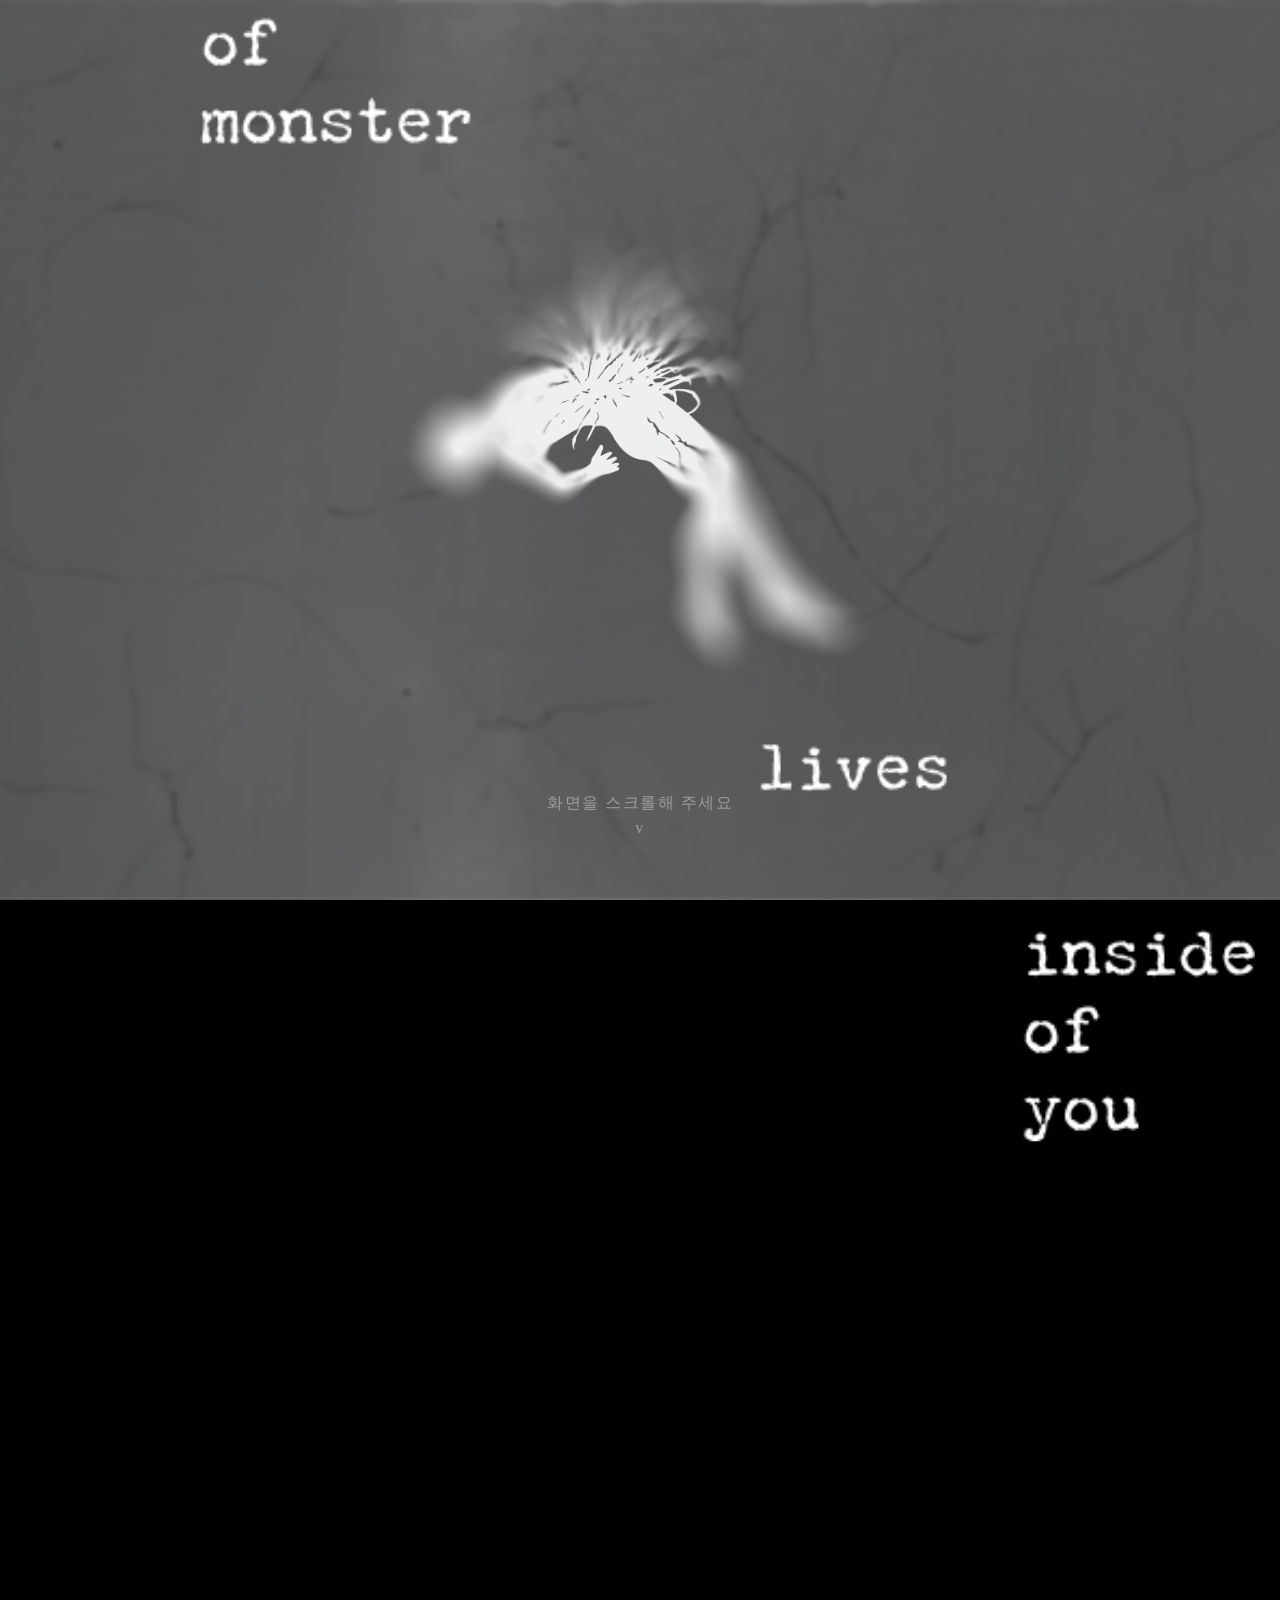
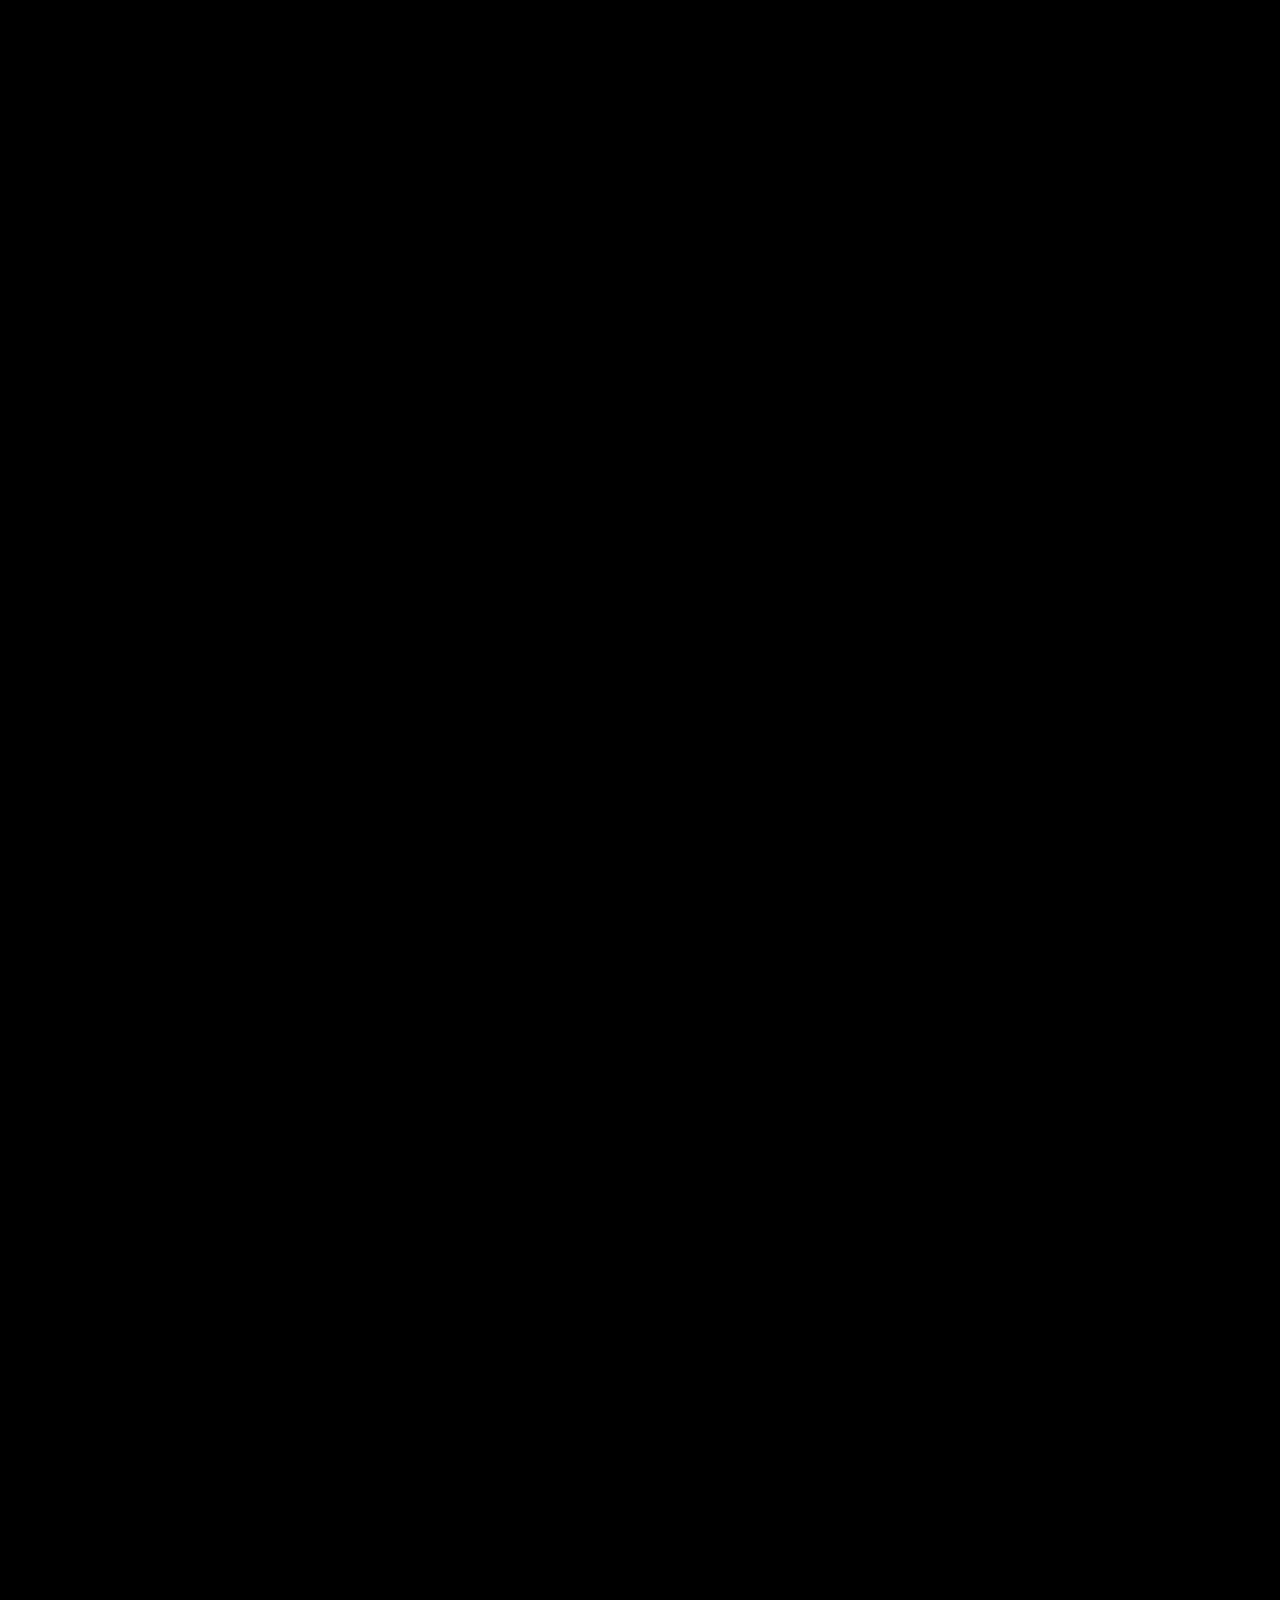
<file: index.html>
<!DOCTYPE html>
<html lang="ko">    
<head>
    <meta charset="UTF-8">
    <meta name="viewport" content="width=device-width, initial-scale=1.0">
    <title>HATRED MONSTER TEST</title>
    <link rel="stylesheet" href="myStyle1.css">
    <script src="myScript1.js" defer></script>
</head>

<body>
  <!-- 메인 이미지 섹션 -->
   <div id="main">
      <section class="main-visual">
        <!-- 1~3단계 이미지가 들어있는 기존 박스 -->
        <div class="image-wrapper">
          <div id="group-first" class="scene-group">
            <img src="source/main_img_first.png" class="person-img" alt="메인 사람 이미지 1">
            <img src="source/hatred_monster_test.png" class="text-img text-first" alt="타이틀 텍스트">
          </div>

          <div id="group-second" class="scene-group">
            <img src="source/main_img_second.png" class="person-img" alt="메인 사람 이미지 2">
            
            <!-- 🚨 picture 태그를 이용해 화면 크기별로 다른 이미지를 불러옵니다 -->
            <picture>
              <!-- 모바일(768px 이하)일 때 불러올 이미지 -->
              <source media="(max-width: 768px)" srcset="source/main_wkli_m.png">
              <!-- PC 기본 이미지 (위 조건에 안 맞으면 기존 이미지가 출력됨) -->
              <img src="source/main_wkli.png" class="text-img text-second" alt="두 번째 타이틀 텍스트">
            </picture>
          </div>

          <div id="group-third" class="scene-group">
            <img src="source/main_img_third.png" class="person-img-third" alt="메인 사람 이미지 3">
          </div>
        </div>

        <!-- 🚨 4단계 화면 그룹을 이미지 밖(main-visual 바로 아래)으로 이동! -->
        <div id="group-fourth" class="scene-group">
          <!-- 🚨 4단계 화면 그룹 내부의 텍스트 부분만 이렇게 수정해! -->
          <div class="intro-content">
            <h2>혐오 괴물 진단 테스트</h2>
            <p>
              오늘날 현대 사회에서 혐오는 일상 깊숙이 스며들어 있습니다.<br>
              모르는 사이에 누군가에게 상처가 되는 말과 행동을 <br class="m-br">남기고 있었을지도 모릅니다.<br>
              지금 당신의 안에서 어떤 혐오 괴물이 <br class="m-br">자라나고 있는지 확인해 보세요.
            </p>
            <button id="start-btn" onclick="location.href='test.html'">START</button>
          </div>
        </div>

        <div class="scroll-indicator">
          화면을 스크롤해 주세요
          <p class="scroll-arrow">v</p>
        </div>

      </section>
   </div>

   <!-- 스크롤을 내릴 수 있도록 가상의 빈 공간 -->
   <div class="scroll-space"></div>
</body>
</html>
</file>
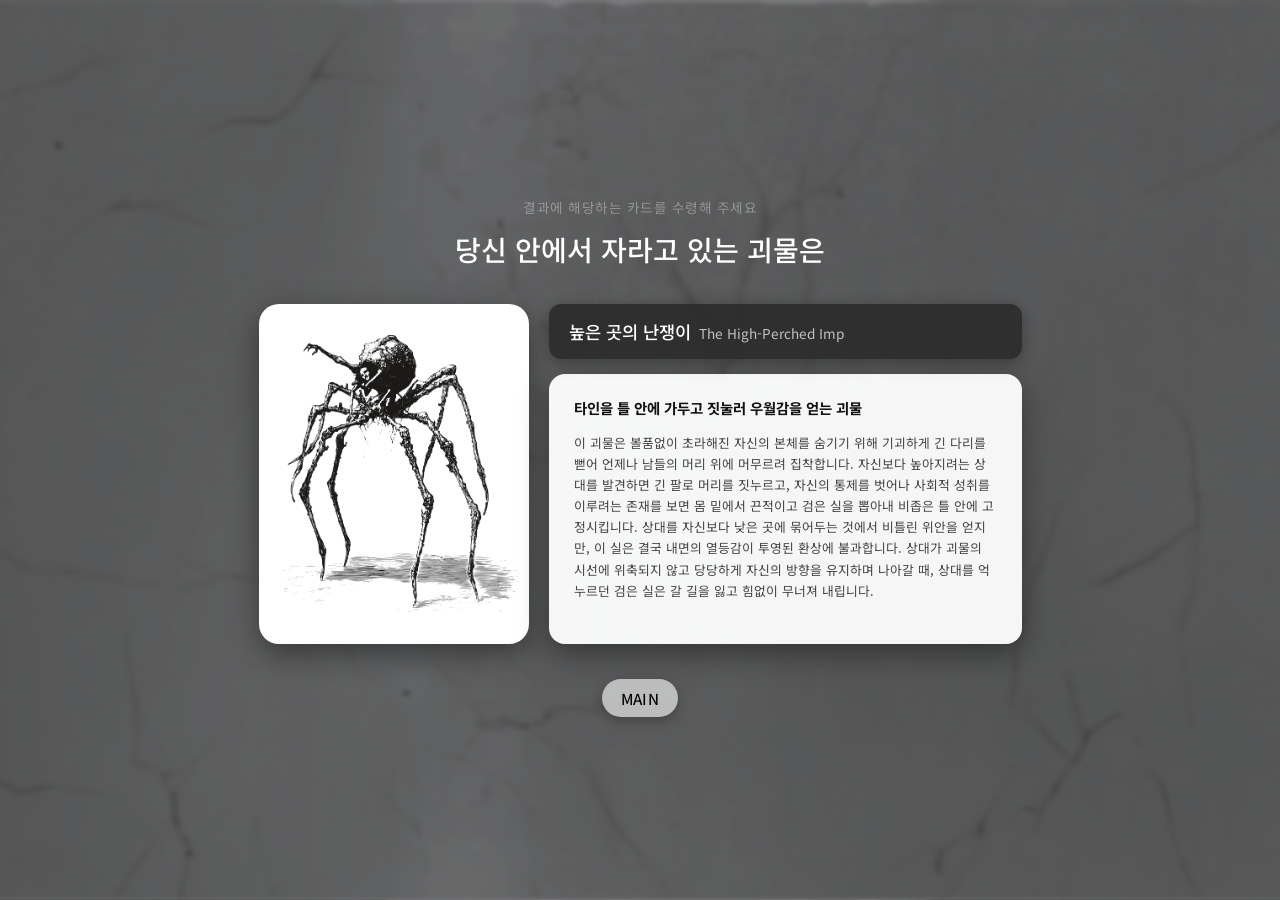
<file: result.html>
<!DOCTYPE html>
<html lang="ko">
<head>
    <meta charset="UTF-8">
    <meta name="viewport" content="width=device-width, initial-scale=1.0">
    <title>HATRED MONSTER RESULT</title>
    <link rel="stylesheet" href="result.css">
    <!-- 🚨 결과 데이터를 바꿔치기 할 자바스크립트 파일 연결 -->
    <script src="result.js" defer></script>
</head>
<body>
    <div class="result-container">
        <!-- 상단 안내 텍스트 -->
        <div class="result-top-text">
            <p class="sub-desc">결과에 해당하는 카드를 수령해 주세요</p>
            <h1 class="main-title">당신 안에서 자라고 있는 괴물은</h1>
        </div>

        <!-- 메인 콘텐츠 카드 영역 (좌측 이미지 + 우측 정보) -->
        <div class="result-content-card">
            <!-- 좌측 괴물 이미지 칸 -->
            <div class="monster-img-box">
                <!-- 🚨 id="monster-img" 추가 -->
                <img id="monster-img" src="" alt="괴물 이미지">
            </div>

            <!-- 우측 정보 칸 (이름 + 설명) -->
            <div class="monster-info-box">
                <!-- 괴물 이름 칸 (한글 + 영문) -->
                <div class="monster-name-card">
                    <!-- 🚨 id 추가 -->
                    <span id="monster-name-kr" class="korean-name"></span>
                    <span id="monster-name-en" class="english-name"></span>
                </div>

                <!-- 괴물 설명 칸 -->
                <div class="monster-desc-card">
                    <!-- 🚨 id 추가 -->
                    <h3 id="monster-subtitle"></h3>
                    <p id="monster-desc"></p>
                </div>
            </div>
        </div>

        <!-- 하단 메인 화면으로 돌아가는 버튼 -->
        <div class="nav-area">
            <button id="main-btn" onclick="location.href='index.html'">MAIN</button>
        </div>
    </div>
</body>
</html>
</file>
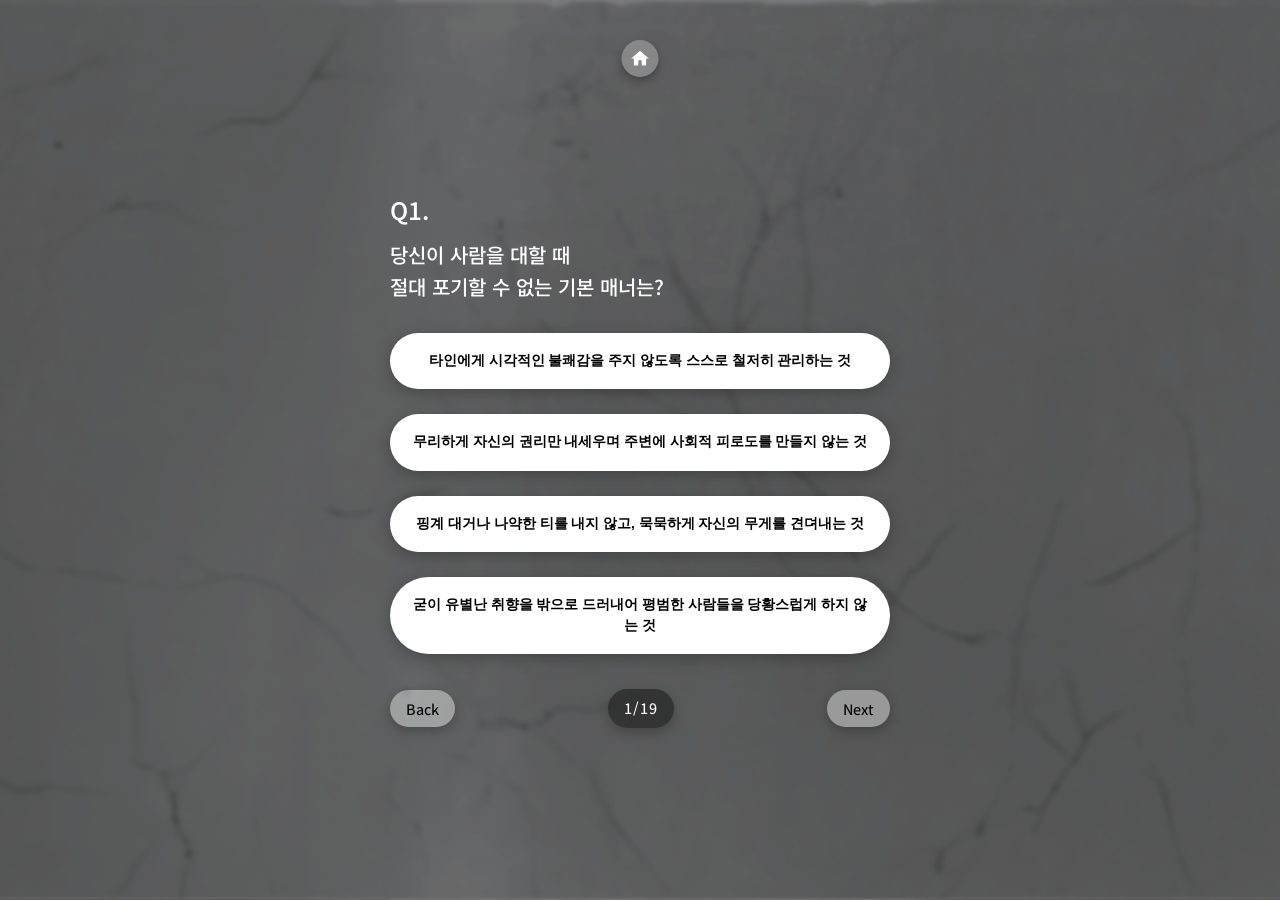
<file: test.html>
<!DOCTYPE html>
<html lang="ko">
<head>
    <meta charset="UTF-8">
    <meta name="viewport" content="width=device-width, initial-scale=1.0">
    <title>HATRED MONSTER TEST</title>
    <link rel="stylesheet" href="test.css">
    <script src="test.js" defer></script>
</head>
<body>
    <div id="custom-alert">답변을 선택해주세요</div>
    <div class="test-container">
        <!-- 홈 버튼 -->
        <div class="home-btn" onclick="location.href='index.html'">
            <svg viewBox="0 0 24 24"><path d="M10 20v-6h4v6h5v-8h3L12 3 2 12h3v8z"/></svg>
        </div>

        <!-- 질문 내용 -->
        <div id="question-area">
            <h2 id="q-title">Q1.</h2>
            <p id="q-text">당신이 사람을 대할 때 절대 포기할 수 없는 기본 매너는?</p>
        </div>

        <!-- 답변 버튼들 (자바스크립트가 개수에 맞춰 채워넣으므로 비워둡니다) -->
        <div id="answer-area"></div>

        <!-- 하단 내비게이션 -->
        <div class="nav-area">
            <button id="back-btn">Back</button>
            <div id="progress">1/19</div>
            <button id="next-btn">Next</button>
        </div>
    </div>
</body>
</html>
</file>
<file: myStyle1.css>
@import url('https://fonts.googleapis.com/css2?family=Noto+Sans+KR:wght@100;300;400;500;700;900&family=Story+Script&display=swap');

/* 웹사이트 전체 글자 드래그 및 이미지 드래그 방지 */
* {
    -webkit-user-select: none; /* Safari, Chrome */
    -moz-user-select: none;    /* Firefox */
    -ms-user-select: none;     /* IE 10+ */
    user-select: none;         /* 기본 속성 */
    -webkit-user-drag: none;   /* 이미지 드래그 방지 */
}

/* 페이지 전체 기본 설정 */
* {
  margin: 0;
  padding: 0;
  box-sizing: border-box;
}

/* 스크롤바 숨김 및 텍스트 선택 방지 */
html, body {
  background-color: #000;
  color: #fff;
  -webkit-user-select: none;
  -moz-user-select: none;
  -ms-user-select: none;
  user-select: none;
  
  -ms-overflow-style: none; 
  scrollbar-width: none; 
}

::-webkit-scrollbar {
  display: none;
}

/* 4단계 스크롤 공간 확보 (400vh) */
.scroll-space {
  height: 400vh;
}

/* 메인 비주얼 섹션 (화면에 고정) */
.main-visual {
  position: fixed; 
  top: 0;
  left: 0;
  width: 100%;
  height: 100vh;
  background-image: url('source/bg.png');
  background-size: cover;
  background-position: center;
  background-repeat: no-repeat;
  
  display: flex;
  justify-content: center;
  align-items: center;
}

/* 1. 이미지를 묶어주는 부모 컨테이너 */
.image-wrapper {
  position: relative;
  display: inline-block;
}

/* ------------------------------------------------ */
/* 2. 화면 그룹 공통 설정 및 스텝 애니메이션 */
#group-first {
  opacity: 0;
  transition: opacity 1.5s ease-in-out;
  position: relative; 
}

#group-second {
  opacity: 0;
  transition: opacity 2s ease-in-out; 
  position: absolute;
  top: 0; left: 0;
  width: 100%; height: 100%; 
}

#group-third {
  opacity: 0;
  transition: opacity 2s ease-in-out; 
  position: absolute;
  top: 0; left: 0;
  width: 100%; height: 100%; 
}

/* 🚨 4단계 화면 그룹 설정 */
#group-fourth {
  opacity: 0;
  transition: opacity 1.2s ease-in-out;
  position: absolute;
  top: 0; left: 0;
  width: 100%; height: 100%; 
  z-index: 10; /* 이미지들보다 위쪽에 오도록 설정 */
}

/* 각 그룹이 '나타날 때'의 대기 시간 설정 */
body[data-step="1"] #group-first {
  opacity: 1;
  transition-delay: 0s; 
}

body[data-step="2"] #group-second {
  opacity: 1;
  transition-delay: 1s; 
}

/* 🚨 3단계일 때 투명도가 미리 적용되지 않고 선명하게(1) 유지되도록 강제 고정 */
body[data-step="3"] #group-third {
  opacity: 1 !important; 
  transition-delay: 2s; 
}

/* 🚨 4단계 진입 시: 3단계 이미지에 투명도(0.35)를 주어 차분하게 만들고 텍스트 등장 */
body[data-step="4"] #group-third {
  opacity: 0.2; 
  transition: opacity 1.5s ease-in-out;
}

body[data-step="4"] #group-fourth {
  opacity: 1;
  transition-delay: 0.8s; /* 이미지가 어두워질 때쯤 텍스트가 스르르 나타남 */
}
/* ------------------------------------------------ */

/* 3. 공통 사람 이미지 설정 (기존 유지) */
.person-img {
  display: block;
  height: 50vh; 
  max-height: 540px; 
}

/* 3-1. 세 번째 사람 이미지 단독 설정 (기존 유지) */
.person-img-third {
  position: absolute;
  top: 50%;
  left: 50%;
  transform: translate(calc(-50% - 20px), -50%);
  height: 100%; 
}

/* 4. 공통 텍스트 이미지 설정 */
.text-img {
  position: absolute;
  top: 50%;
  left: 50%;
  transform: translate(-50%, -50%); 
}

/* 5. 텍스트 크기 개별 설정 */
.text-first { width: 110%; }
.text-second { width: 260%; } 

/* ------------------------------------------------ */
/* 🚨 4단계 안내 문구 및 START 버튼 디자인 */
.intro-content {
  position: absolute;
  top: 50%;
  left: 50%;
  transform: translate(-50%, -50%);
  text-align: center;
  width: 100%;
  max-width: 800px; /* 문장이 자연스럽게 떨어지도록 넉넉하게 가로 폭 지정 */
  padding: 0 20px;
}

.intro-content h2 {
  font-size: 1.3rem;
  font-weight: 600; /* 👈 [제목 굵기 변경] 300(얇게) ~ 700(두껍게) 중 원하시는 숫자로 변경하세요 */
  margin-bottom: 1rem;
  letter-spacing: 1px;
}

.intro-content p {
  font-size: 0.95rem;
  font-weight: 500; /* 👈 [설명글 굵기 변경] 300(얇게) ~ 500(조금 더 진하게) 중 원하시는 숫자로 변경하세요 */
  line-height: 1.8;
  margin-bottom: 2rem;
  color: #d1d1d1;
}

#start-btn {
  padding: 8px 16px;
  background-color: #fff;
  color: #000;
  border: none;
  border-radius: 30px;
  font-size: 0.9rem;
  font-weight: 500; /* 👈 [버튼 글씨 굵기] */
  letter-spacing: 0.5px;
  cursor: pointer;
  transition: all 0.3s ease;
  font-family: 'Noto Sans KR', sans-serif;
  box-shadow: 0 4px 12px rgba(0, 0, 0, 0.25);
}

#start-btn:hover {
  background-color: #e0e0e0;
  transform: scale(1.05);
}
/* ------------------------------------------------ */

/* --- 첫 번째 화면 몽환적인 블러 애니메이션 (기존 유지) --- */
@keyframes blurPerson {
  0% { filter: blur(10px); }
  50% { filter: blur(0); }
  100% { filter: blur(10px); }
}

@keyframes blurText {
  0% { filter: blur(2px); }
  50% { filter: blur(0); }
  100% { filter: blur(2px); }
}

#group-first .person-img {
  animation: blurPerson 3s infinite ease-in-out;
}
#group-first .text-first {
  animation: blurText 3s infinite ease-in-out;
}

/* ======================================================= */
/* 🚨 여기서부터 새로 추가된 스크롤 안내 문구 기능입니다! 🚨 */
/* ======================================================= */

/* 1. 스크롤 안내 문구의 위치와 모양 설정 */
.scroll-indicator {
  position: absolute;
  /* 🚨 위치를 12%에서 5%로 줄여서 화면 더 아래쪽으로 내렸습니다 */
  bottom: 7%; 
  left: 50%; 
  transform: translateX(-50%); 
  text-align: center;
  color: rgba(255, 255, 255, 0.4); 
  font-size: 1rem;
  
  /* 🚨 글씨 굵기를 300(얇음)에서 500(조금 두꺼움)으로 변경했습니다. 더 두껍게 원하시면 700! */
  font-weight: 500; 
  
  letter-spacing: 1.5px; 
  z-index: 20; 
  pointer-events: none; 
  
  /* 🚨 애니메이션 속도를 2s(2초)에서 3.5s(3.5초)로 늘려서 움직임을 훨씬 천천히 스무스하게 만들었습니다 */
  animation: floatBreathe 4s infinite ease-in-out; 
  
  transition: opacity 1s ease-in-out, visibility 1s; 
}

/* 2. '∨' 화살표 모양 설정 */
.scroll-arrow {
  margin-top: 5px;
  font-size: 1rem;
  /* 🚨 화살표 굵기도 100에서 300으로 살짝 키워 텍스트와 맞췄습니다 */
  font-weight: 400; 
}

/* 3. 천천히 깜빡이며 위아래로 움직이는 숨쉬기 애니메이션 */
@keyframes floatBreathe {
  0% { opacity: 0.1; transform: translate(-50%, 0); }
  50% { opacity: 0.8; transform: translate(-50%, 5px); }
  100% { opacity: 0.1; transform: translate(-50%, 0); }
}

/* 4. 마지막 4단계(START 버튼 화면)에 도달하면 스크롤 문구를 완전히 숨겨버리는 설정 */
body[data-step="4"] .scroll-indicator {
  opacity: 0;
  visibility: hidden;
}

    /* PC 화면에서는 모바일용 줄바꿈 태그 숨기기 */
  .m-br {
    display: none;
  }

/* ========================================= */
/* 📱 모바일 대응 (아이폰 15 Pro 규격 포함 768px 이하) */
/* ========================================= */
@media (max-width: 768px) {
  /* 1단계, 2단계 글자 이미지 크기 축소 (화면 밖으로 나가지 않게) */
  .text-first { width: 85%; } 
  .text-second { width: 92%; } 

  /* 사람 이미지 크기 축소 */
  .person-img {
    height: 36vh; /* 화면의 40% 정도만 차지하도록 줄임 */
  }

  /* 3단계 사람 이미지 크기 및 위치 미세 조정 */
  .person-img-third {
    height: 100%;
    /* 모바일에서는 너무 왼쪽으로 치우치지 않게 중앙 쪽에 가깝게 조정 */
    transform: translate(calc(-50% + 0px), -50%); 
  }

  /* 4단계 안내 문구 텍스트 크기 및 여백 조정 */
  .intro-content {
    padding: 0 25px; /* 양옆 여백 추가 */
  }
  
  .intro-content h2 {
    font-size: 1.15rem; /* 폰트 살짝 축소 */
    margin-bottom: 0.8rem;
  }
  
  /* 🚨 p 태그 쪽에 word-break 속성 추가 */
  .intro-content p {
    font-size: 0.7rem;
    line-height: 1.6;
    margin-bottom: 1.5rem;
    padding: 0 20px;
    word-break: keep-all; /* 단어가 중간에 찢어지지 않고 통째로 넘어가게 보호! */
  }
  
  #start-btn {
    padding: 8px 24px;
    font-size: 0.85rem;
  }

  /* 🚨 5. 모바일 화면일 때는 스크롤 문구를 살짝 작게 조절 */
  .scroll-indicator {
    /* 🚨 모바일에서도 바닥 쪽으로 더 내리려면 여기를 10%에서 4% 정도로 줄여주세요 */
    bottom: 6%; 
    font-size: 0.9rem; 
  }
  .scroll-arrow {
    font-size: 0.9rem; 
  }
}
</file>
<file: result.css>
@import url('https://fonts.googleapis.com/css2?family=Noto+Sans+KR:wght@100;300;400;500;700;900&display=swap');

/* 웹사이트 전체 글자 드래그 및 이미지 드래그 방지 */
* {
    -webkit-user-select: none; /* Safari, Chrome */
    -moz-user-select: none;    /* Firefox */
    -ms-user-select: none;     /* IE 10+ */
    user-select: none;         /* 기본 속성 */
    -webkit-user-drag: none;   /* 이미지 드래그 방지 */
}

body {
    background-color: #000;
    background-image: url('source/bg.png');
    background-size: cover;
    background-position: center;
    background-repeat: no-repeat;
    
    color: #fff;
    font-family: 'Noto Sans KR', sans-serif;
    display: flex;
    justify-content: center;
    align-items: center;
    height: 100vh;
    margin: 0;
    overflow: hidden;
}

.result-container {
    width: 100%;
    max-width: 900px; /* 결과 카드가 넓게 들어가므로 넉넉하게 설정 */
    text-align: center;
    padding: 20px;
}

/* 상단 텍스트 */
.result-top-text {
    margin-bottom: 15px;
}

.sub-desc {
    font-size: 0.85rem;
    opacity: 0.35;
    margin-bottom: 6px;
    letter-spacing: 0.5px;
    font-weight: 400;
}

.main-title {
    font-size: 1.75rem;
    font-weight: 500;
    letter-spacing: 0px;
    margin-top: 12px;
    margin-bottom: 35px;
}

/* 메인 콘텐츠 카드 (좌우 배치) */
.result-content-card {
    display: flex;
    flex-wrap: nowrap; /* 🚨 상하로 떨어지는 것을 절대 방지하고 좌우로 고정합니다 */
    gap: 20px;
    align-items: stretch;
    justify-content: center; /* 🚨 이 줄을 추가하여 좌우 박스 묶음을 화면 중앙에 배치합니다 */
    margin-bottom: 35px;
}

/* 좌측 이미지 칸 */
.monster-img-box {
    flex: 0.65;
    max-width: 250px; /* 🚨 최대 가로 폭을 제한하고 싶다면 이 줄을 추가하세요 */
    background: #ffffff;
    border-radius: 20px;
    padding: 10px;
    display: flex;
    justify-content: center;
    align-items: center;
    box-shadow: 0 10px 30px rgba(0, 0, 0, 0.4);
}

.monster-img-box img {
    width: 100%;
    max-height: 320px;
    object-fit: contain;
}

/* 우측 정보 칸 */
.monster-info-box {
    flex: 0.55; /* 우측 비율 */
    display: flex;
    flex-direction: column;
    gap: 15px;
    text-align: left;
}

/* 괴물 이름 칸 (영문명이 한글 이름 바로 옆에 오도록 수정) */
.monster-name-card {
    background: rgba(40, 40, 40, 0.85);
    backdrop-filter: blur(10px);
    border-radius: 12px;
    padding: 15px 20px;
    display: flex;
    justify-content: flex-start; /* 🚨 좌측 정렬로 변경 */
    align-items: baseline;      /* 🚨 글자 아랫선을 자연스럽게 맞춤 */
    gap: 8px;                   /* 🚨 한글 이름과 영문 이름 사이의 간격 조절 */
    box-shadow: 0 4px 15px rgba(0, 0, 0, 0.3);
}

.korean-name {
    font-size: 1.1rem;
    font-weight: 500;
}

.english-name {
    font-size: 0.85rem;
    opacity: 0.7;
    font-weight: 400;
}

/* 괴물 설명 칸 */
.monster-desc-card {
    background: rgba(255, 255, 255, 0.95);
    color: #000;
    border-radius: 16px;
    padding: 10px 25px;
    box-shadow: 0 10px 30px rgba(0, 0, 0, 0.4);
    height: 1005px; /* 높이 맞춤 */
    max-height: 250px;
    overflow-y: auto; /* 내용이 길면 스크롤 */
    line-height: 1.45;
}

.monster-desc-card::-webkit-scrollbar {
    width: 4px;
}
.monster-desc-card::-webkit-scrollbar-thumb {
    background: rgba(0, 0, 0, 0.2);
    border-radius: 10px;
}

.monster-desc-card h3 {
    font-size: 0.9rem;
    font-weight: 700;
    margin-bottom: 10px;
    color: #111;
}

.monster-desc-card p {
    font-size: 0.8rem;
    line-height: 1.65;
    color: #444;
    font-weight: 400;
}

/* 하단 MAIN 버튼 영역 */
.nav-area {
    margin-top: 25px;
    display: flex;
    justify-content: center;
}

#main-btn {
    padding: 8px 19px;
    border-radius: 30px;
    border: none;
    background: rgba(255, 255, 255, 0.6);
    color: #000;
    font-weight: 450;
    font-family: 'Noto Sans KR', sans-serif;
    box-shadow: 0 4px 12px rgba(0, 0, 0, 0.25);
    font-size: 0.95rem;
    cursor: pointer;
    transition: background 0.2s, transform 0.2s;
    letter-spacing: 0.3px;
}

#main-btn:hover {
    background: rgba(255, 255, 255, 0.8);
    transform: scale(1.05);
}

/* PC 화면에서는 모바일용 띄어쓰기 공간 숨기기 */
.br-space {
    display: none;
}

/* ========================================= */
/* 📱 모바일 대응 (아이폰 15 Pro 규격 포함 768px 이하) */
/* ========================================= */
@media (max-width: 768px) {
    
    /* 🚨 1. 내용이 위아래로 쌓여서 화면이 길어지므로 스크롤을 허용해야 합니다! */
    body {
        height: auto;
        min-height: 100vh;
        overflow-y: auto; /* 내용이 길면 아래로 스크롤 가능하게 해제 */
        padding: 5px 0 5px; /* 위아래 여유 공간 확보 */
    }

    .result-container {
        padding: 0 25px; /* 양옆 여백 */
    }

    /* 상단 안내 텍스트 조절 */
    .sub-desc {
        font-size: 0.65rem;
    }
    .main-title {
        font-size: 1.15rem;
        margin-top: 8px;
        margin-bottom: 25px;
    }

    /* 🚨 2. 좌우 배치를 [위-아래 배치]로 변경하는 핵심 마법! */
    .result-content-card {
        flex-direction: column; /* 세로(위아래) 방향으로 쌓기 */
        align-items: center;    /* 가운데 정렬 */
        gap: 15px;              /* 박스 사이 간격 살짝 좁히기 */
        margin-bottom: 25px;
    }

/* 3. 괴물 이미지 칸 (위쪽으로 이동됨) */
    .monster-img-box {
        width: 190px;           /* 🚨 가로로 뚱뚱하게 늘어나지 않게 PC(250px)보다 살짝 작게 고정 */
        aspect-ratio: 1 / 1.15; /* 🚨 PC 버전과 똑같은 '세로로 살짝 긴' 비율로 완벽하게 록(Lock)을 겁니다! */
        flex: none;           
        padding: 15px;
        /* 이미지가 박스 정중앙에 예쁘게 오도록 설정 */
        display: flex;
        justify-content: center;
        align-items: center;
    }
    .monster-img-box img {
        width: 100%;
        height: 100%;
        object-fit: contain;    /* 🚨 이미지가 잘리거나 찌그러지지 않고 박스 비율 안에 쏙 들어가게 보호 */
        max-height: none;       
    }

    /* 4. 괴물 정보 칸 (아래쪽으로 이동됨) */
    .monster-info-box {
        width: 82%;
        max-width: 350px;     /* 모바일에서 텍스트가 너무 퍼지지 않게 너비 제한 */
        flex: none;           /* PC의 비율(0.55) 무시 */
        gap: 12px;
    }

    /* 이름 박스 글씨 및 여백 축소 */
    .monster-name-card {
        padding: 10px 16px;
    }
    .korean-name {
        font-size: 0.8rem;
    }
    .english-name {
        font-size: 0.55rem;
    }

    /* 설명 박스 스크롤 및 글자 찢어짐 방지 조절 */
    .monster-desc-card {
        padding: 10px 20px;
        max-height: 222px;     /* 박스 높이를 조금 키워줌 */
    }
    .monster-desc-card h3 {
        font-size: 0.65rem;
        line-height: 1.5;
        word-break: keep-all;  /* 단어 단위로 깔끔하게 떨어지게 보호 */
    }
    .monster-desc-card p {
        font-size: 0.62rem;
        line-height: 1.6;
        word-break: keep-all;  /* 단어 단위로 깔끔하게 떨어지게 보호 */
    }

    /* MAIN 버튼 여백 및 크기 조절 */
    .nav-area {
        margin-top: 15px;
    }
    #main-btn {
        padding: 8px 25px;
        font-size: 0.8rem;
    }

    /* 🚨 모바일에서는 PC용 줄바꿈을 없애고, 띄어쓰기를 살립니다! */
    .pc-br {
        display: none;
    }
    .br-space {
        display: inline;
    }
}
</file>
<file: test.css>
@import url('https://fonts.googleapis.com/css2?family=Noto+Sans+KR:wght@100;300;400;500;700;900&display=swap');

/* 웹사이트 전체 글자 드래그 및 이미지 드래그 방지 */
* {
    -webkit-user-select: none; /* Safari, Chrome */
    -moz-user-select: none;    /* Firefox */
    -ms-user-select: none;     /* IE 10+ */
    user-select: none;         /* 기본 속성 */
    -webkit-user-drag: none;   /* 이미지 드래그 방지 */
}

body {
    background-color: #000;
    background-image: url('source/bg.png');
    background-size: cover;
    background-position: center;
    background-repeat: no-repeat;
    
    color: #fff;
    font-family: 'Noto Sans KR', sans-serif;
    display: flex;
    justify-content: center;
    align-items: center;
    height: 100vh;
    margin: 0;
    overflow: hidden;
    position: relative;
}

.test-container {
    width: 100%;
    max-width: 500px;
    text-align: center;
    padding: 20px;
}

/* 홈 버튼 */
.home-btn {
    position: absolute;
    top: 40px;
    left: 50%;
    transform: translateX(-50%);
    width: 37px;
    height: 37px;
    border-radius: 50%;
    background: rgba(255, 255, 255, 0.25);
    box-shadow: 0 4px 10px rgba(0, 0, 0, 0.3);
    display: flex;
    justify-content: center;
    align-items: center;
    cursor: pointer;
    transition: background 0.3s;
}

.home-btn:hover { background: rgba(255, 255, 255, 0.4); }
.home-btn svg { width: 21px; height: 21px; fill: #fff; }

/* 질문 영역 */
#question-area { margin-bottom: 30px; margin-top: 20px; }

#q-title { 
    font-size: 1.5rem; 
    margin-bottom: 12px; 
    text-align: left; 
    opacity: 1; 
    font-weight: 550; 
}

#q-text { 
    font-size: 1.25rem; 
    margin-bottom: 30px; 
    margin-top: 0; 
    text-align: left; 
    font-weight: 500; 
    line-height: 1.6; 
}

/* 답변 버튼 */
.ans-btn {
    display: block;
    width: 100%;
    padding: 18px 20px;
    margin-bottom: 25px;
    border-radius: 60px;
    border: none;
    background: #fff;
    color: #000;
    font-size: 0.85rem;
    font-weight: 600;
    cursor: pointer;
    box-shadow: 0 4px 15px rgba(0, 0, 0, 0.25);
    transition: transform 0.2s, background 0.2s, opacity 0.3s;
    text-align: center;
    white-space: normal;
    line-height: 1.5;
}

/* 선택되었을 때 */
.ans-btn.selected {
    opacity: 1;
    transform: scale(1.02);
}

/* 선택되지 않았을 때 */
.ans-btn.dimmed {
    opacity: 0.3;
}

.ans-btn:hover { transform: scale(1.02); background: #f5f5f5; }

/* 하단 내비게이션 */
.nav-area {
    display: flex;
    justify-content: space-between;
    align-items: center;
    width: 100%;
    margin-top: 35px;
}

#back-btn, #next-btn {
    padding: 8px 16px;
    border-radius: 20px;
    border: none;
    background: rgba(255, 255, 255, 0.4);
    color: #000;
    font-weight: 450;
    font-family: 'Noto Sans KR', sans-serif;
    box-shadow: 0 4px 12px rgba(0, 0, 0, 0.25);
    font-size: 0.9rem;
    cursor: pointer;
    transition: background 0.2s, transform 0.2s;
}

#back-btn:hover, #next-btn:hover {
    background: rgba(255, 255, 255, 0.7);
    transform: scale(1.05);
}

#progress {
    padding: 8px 16px 10px;
    border-radius: 20px;
    border: none;
    background: rgba(27, 27, 27, 0.6);
    color: #ffffff;
    font-weight: 450;
    font-family: 'Noto Sans KR', sans-serif;
    box-shadow: 0 4px 12px rgba(0, 0, 0, 0.25);
    font-size: 0.9rem;
    letter-spacing: 1px;
}

#custom-alert {
    position: fixed;
    top: -50px; /* 초기 위치를 화면 밖으로 */
    left: 50%;
    transform: translateX(-50%);
    background: rgba(255, 255, 255, 0.55);
    color: #000;
    padding: 12px 25px;
    border-radius: 10px;
    font-size: 0.85rem;
    font-weight: 500;
    font-family: 'Noto Sans KR', sans-serif;
    box-shadow: 0 4px 15px rgba(0, 0, 0, 0.25);
    opacity: 0;
    transition: all 0.5s ease;
    z-index: 1000;
    pointer-events: none;
}

#custom-alert.show {
    top: 40px; /* 나타날 때의 위치 (홈 버튼 근처) */
    opacity: 1;
}

/* PC 화면에서는 모바일용 띄어쓰기 공간 숨기기 */
.br-space {
    display: none;
}



/* ========================================= */
/* 📱 모바일 대응 (아이폰 15 Pro 규격 포함 768px 이하) */
/* ========================================= */
@media (max-width: 768px) {
    .test-container {
        padding: 15px 45px; /* 모바일에서는 양옆 여백을 살짝 줄여서 넉넉한 공간 확보 */
    }

    #custom-alert.show {
        top: 40px;
    }

    /* 홈 버튼 위치 및 크기 살짝 축소 (공간 확보용) */
    .home-btn {
        top: 30px;
        width: 33px;
        height: 33px;
    }
    .home-btn svg { width: 18px; height: 18px; }

    /* 질문 영역 텍스트 크기 조정 */
    #question-area { 
        margin-top: 40px; /* 홈 버튼과 겹치지 않게 위쪽 간격 띄우기 */
        margin-bottom: 20px; 
    }
    #q-title { 
        font-size: 1.25rem; 
        margin-bottom: 8px; 
    }
    #q-text { 
        font-size: 1.05rem; 
        margin-bottom: 20px; 
        word-break: keep-all; /* 모바일에서 한국어 단어가 기괴하게 찢어지지 않게 보호! */
    }

    /* 답변 버튼 크기 및 여백 축소 (한 화면에 잘 들어오게) */
    .ans-btn {
        padding: 14px 18px;
        margin-bottom: 14px;
        font-size: 0.7rem;
        word-break: keep-all; /* 답변 텍스트도 단어 단위로 깔끔하게 떨어지게 보호 */
        line-height: 1.45;
    }

    /* 하단 내비게이션 크기 살짝 축소 */
    .nav-area {
        margin-top: 20px;
    }
    #back-btn, #next-btn {
        padding: 7px 15px;
        font-size: 0.8rem;
    }
    #progress {
        padding: 7px 15px 9px;
        font-size: 0.8rem;
    }

    /* 🚨 모바일에서는 PC용 줄바꿈을 없애고, 띄어쓰기를 살립니다! */
    .pc-br {
        display: none;
    }
    .br-space {
        display: inline;
    }
}
</file>
